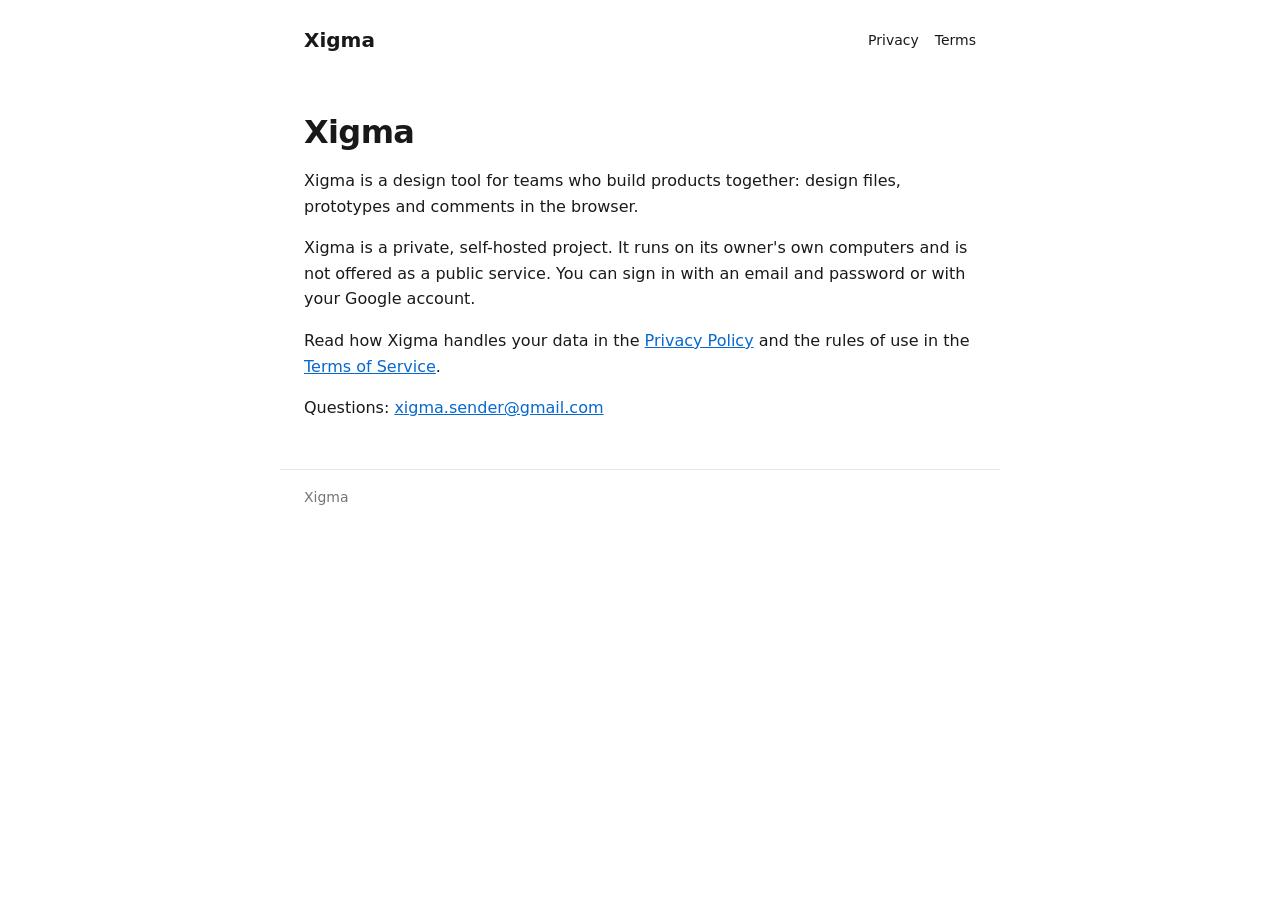
<file: index.html>
<!doctype html>
<html lang="en">
  <head>
    <meta charset="utf-8" />
    <meta name="viewport" content="width=device-width, initial-scale=1" />
    <title>Xigma</title>
    <meta name="description" content="Xigma is a design tool for teams who build products together." />
    <link rel="stylesheet" href="style.css" />
  </head>
  <body>
    <header>
      <a class="brand" href="./">Xigma</a>
      <nav>
        <a href="privacy.html">Privacy</a>
        <a href="terms.html">Terms</a>
      </nav>
    </header>
    <main>
      <h1>Xigma</h1>
      <p>Xigma is a design tool for teams who build products together: design files, prototypes and comments in the browser.</p>
      <p>
        Xigma is a private, self-hosted project. It runs on its owner's own computers and is not offered as a public service. You can sign in
        with an email and password or with your Google account.
      </p>
      <p>Read how Xigma handles your data in the <a href="privacy.html">Privacy Policy</a> and the rules of use in the <a href="terms.html">Terms of Service</a>.</p>
      <p>Questions: <a href="mailto:xigma.sender@gmail.com">xigma.sender@gmail.com</a></p>
    </main>
    <footer>Xigma</footer>
  </body>
</html>
</file>
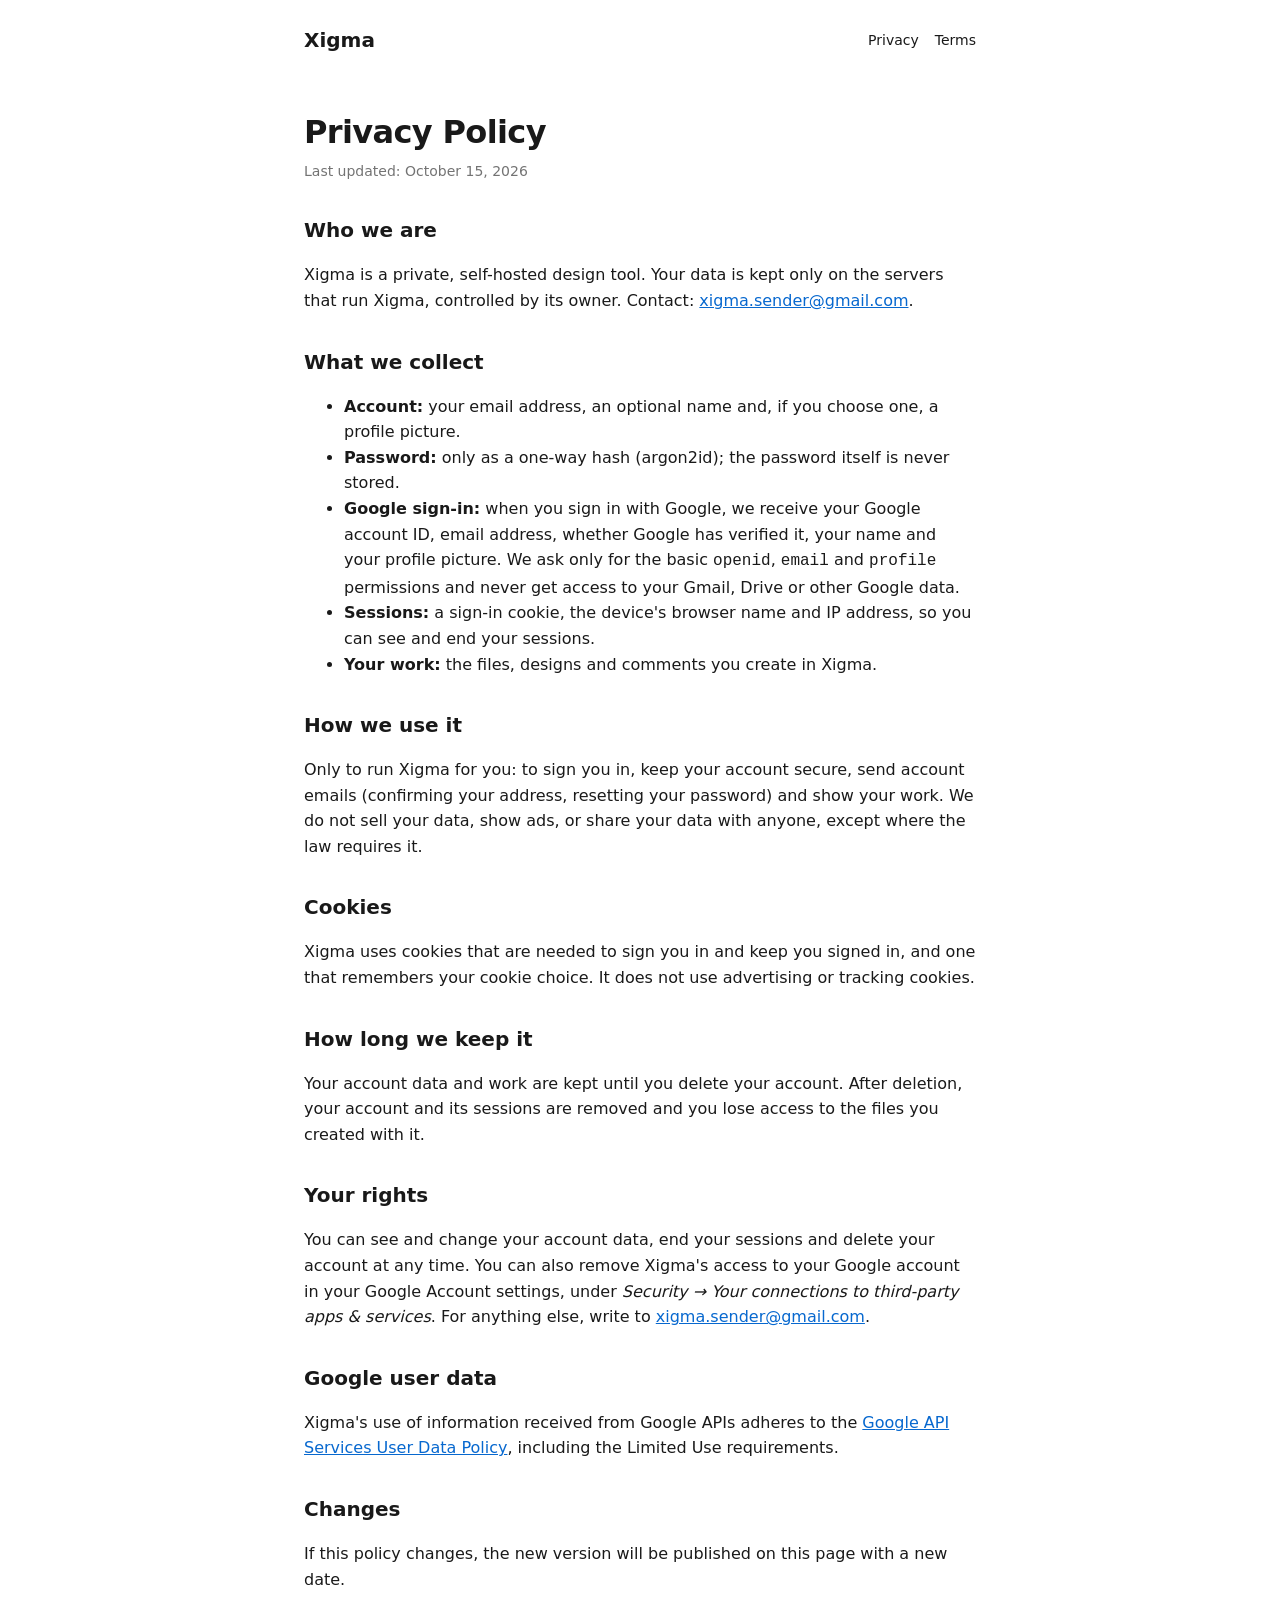
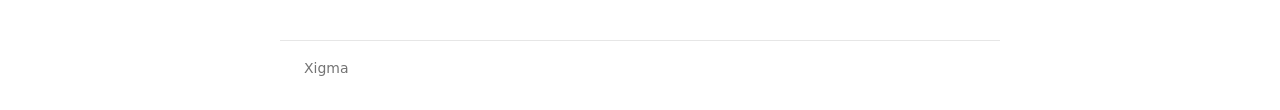
<file: privacy.html>
<!doctype html>
<html lang="en">
  <head>
    <meta charset="utf-8" />
    <meta name="viewport" content="width=device-width, initial-scale=1" />
    <title>Privacy Policy | Xigma</title>
    <link rel="stylesheet" href="style.css" />
  </head>
  <body>
    <header>
      <a class="brand" href="./">Xigma</a>
      <nav>
        <a href="privacy.html">Privacy</a>
        <a href="terms.html">Terms</a>
      </nav>
    </header>
    <main>
      <h1>Privacy Policy</h1>
      <p class="updated">Last updated: October 15, 2026</p>

      <h2>Who we are</h2>
      <p>
        Xigma is a private, self-hosted design tool. Your data is kept only on the servers that run Xigma, controlled by its owner. Contact:
        <a href="mailto:xigma.sender@gmail.com">xigma.sender@gmail.com</a>.
      </p>

      <h2>What we collect</h2>
      <ul>
        <li><strong>Account:</strong> your email address, an optional name and, if you choose one, a profile picture.</li>
        <li><strong>Password:</strong> only as a one-way hash (argon2id); the password itself is never stored.</li>
        <li><strong>Google sign-in:</strong> when you sign in with Google, we receive your Google account ID, email address, whether Google has verified it, your name and your profile picture. We ask only for the basic <code>openid</code>, <code>email</code> and <code>profile</code> permissions and never get access to your Gmail, Drive or other Google data.</li>
        <li><strong>Sessions:</strong> a sign-in cookie, the device's browser name and IP address, so you can see and end your sessions.</li>
        <li><strong>Your work:</strong> the files, designs and comments you create in Xigma.</li>
      </ul>

      <h2>How we use it</h2>
      <p>
        Only to run Xigma for you: to sign you in, keep your account secure, send account emails (confirming your address, resetting your
        password) and show your work. We do not sell your data, show ads, or share your data with anyone, except where the law requires it.
      </p>

      <h2>Cookies</h2>
      <p>
        Xigma uses cookies that are needed to sign you in and keep you signed in, and one that remembers your cookie choice. It does not use
        advertising or tracking cookies.
      </p>

      <h2>How long we keep it</h2>
      <p>
        Your account data and work are kept until you delete your account. After deletion, your account and its sessions are removed and you lose
        access to the files you created with it.
      </p>

      <h2>Your rights</h2>
      <p>
        You can see and change your account data, end your sessions and delete your account at any time. You can also remove Xigma's access to your
        Google account in your Google Account settings, under <em>Security → Your connections to third-party apps &amp; services</em>. For anything
        else, write to <a href="mailto:xigma.sender@gmail.com">xigma.sender@gmail.com</a>.
      </p>

      <h2>Google user data</h2>
      <p>
        Xigma's use of information received from Google APIs adheres to the
        <a href="https://developers.google.com/terms/api-services-user-data-policy">Google API Services User Data Policy</a>, including the Limited
        Use requirements.
      </p>

      <h2>Changes</h2>
      <p>If this policy changes, the new version will be published on this page with a new date.</p>
    </main>
    <footer>Xigma</footer>
  </body>
</html>
</file>
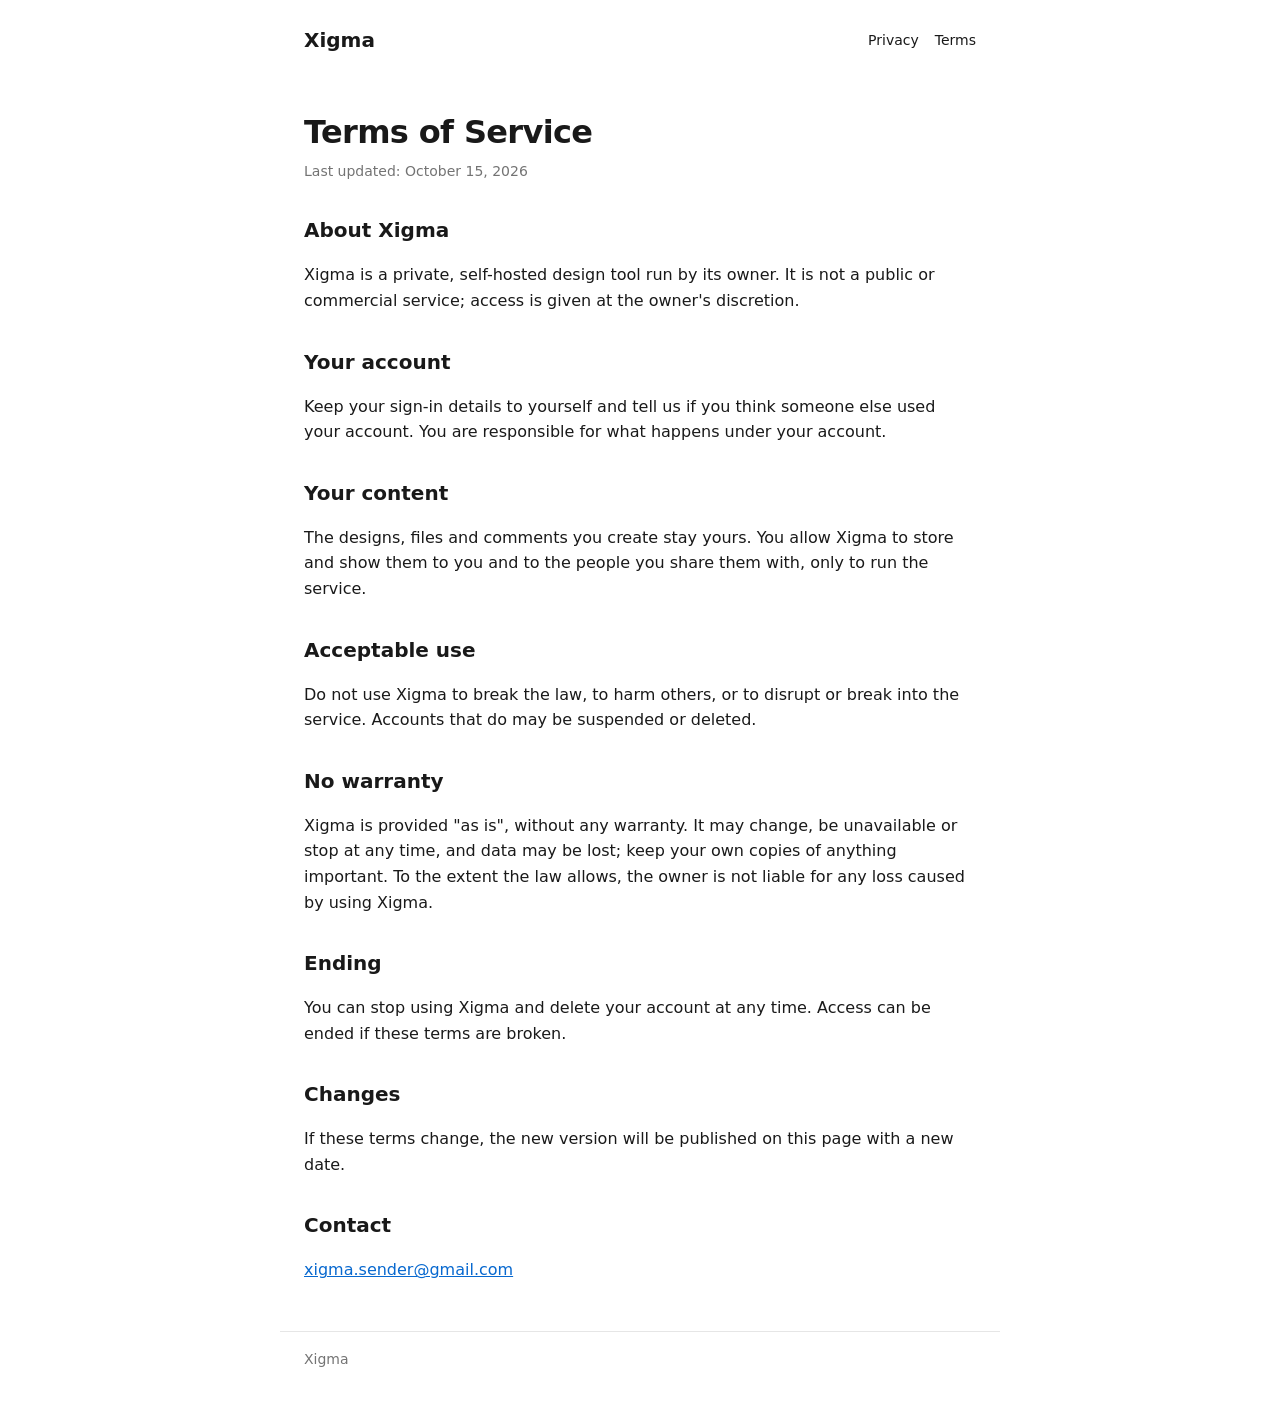
<file: terms.html>
<!doctype html>
<html lang="en">
  <head>
    <meta charset="utf-8" />
    <meta name="viewport" content="width=device-width, initial-scale=1" />
    <title>Terms of Service | Xigma</title>
    <link rel="stylesheet" href="style.css" />
  </head>
  <body>
    <header>
      <a class="brand" href="./">Xigma</a>
      <nav>
        <a href="privacy.html">Privacy</a>
        <a href="terms.html">Terms</a>
      </nav>
    </header>
    <main>
      <h1>Terms of Service</h1>
      <p class="updated">Last updated: October 15, 2026</p>

      <h2>About Xigma</h2>
      <p>
        Xigma is a private, self-hosted design tool run by its owner. It is not a public or commercial service; access is given at the owner's
        discretion.
      </p>

      <h2>Your account</h2>
      <p>
        Keep your sign-in details to yourself and tell us if you think someone else used your account. You are responsible for what happens under
        your account.
      </p>

      <h2>Your content</h2>
      <p>
        The designs, files and comments you create stay yours. You allow Xigma to store and show them to you and to the people you share them with,
        only to run the service.
      </p>

      <h2>Acceptable use</h2>
      <p>
        Do not use Xigma to break the law, to harm others, or to disrupt or break into the service. Accounts that do may be suspended or deleted.
      </p>

      <h2>No warranty</h2>
      <p>
        Xigma is provided "as is", without any warranty. It may change, be unavailable or stop at any time, and data may be lost; keep your own
        copies of anything important. To the extent the law allows, the owner is not liable for any loss caused by using Xigma.
      </p>

      <h2>Ending</h2>
      <p>You can stop using Xigma and delete your account at any time. Access can be ended if these terms are broken.</p>

      <h2>Changes</h2>
      <p>If these terms change, the new version will be published on this page with a new date.</p>

      <h2>Contact</h2>
      <p><a href="mailto:xigma.sender@gmail.com">xigma.sender@gmail.com</a></p>
    </main>
    <footer>Xigma</footer>
  </body>
</html>
</file>
<file: style.css>
:root {
  color-scheme: light;
  --text: rgba(0, 0, 0, 0.9);
  --muted: rgba(0, 0, 0, 0.55);
  --line: #e6e6e6;
  --link: #0768cf;
}

* {
  box-sizing: border-box;
}

body {
  background: #ffffff;
  color: var(--text);
  font-family: Inter, ui-sans-serif, system-ui, -apple-system, 'Segoe UI', Roboto, 'Helvetica Neue', Arial, sans-serif;
  font-size: 16px;
  line-height: 1.6;
  margin: 0;
}

header,
main,
footer {
  margin: 0 auto;
  max-width: 720px;
  padding: 0 24px;
}

header {
  align-items: center;
  display: flex;
  gap: 24px;
  justify-content: space-between;
  padding-bottom: 24px;
  padding-top: 24px;
}

header a {
  color: var(--text);
  text-decoration: none;
}

.brand {
  font-size: 20px;
  font-weight: 600;
}

nav {
  display: flex;
  gap: 16px;
  font-size: 14px;
}

h1 {
  font-size: 32px;
  font-weight: 600;
  letter-spacing: -0.02em;
  line-height: 1.25;
  margin: 32px 0 8px;
}

h2 {
  font-size: 20px;
  font-weight: 600;
  margin: 32px 0 8px;
}

.updated {
  color: var(--muted);
  font-size: 14px;
  margin: 0 0 24px;
}

a {
  color: var(--link);
}

footer {
  border-top: 1px solid var(--line);
  color: var(--muted);
  font-size: 14px;
  margin-top: 48px;
  padding-bottom: 32px;
  padding-top: 16px;
}

@media (max-width: 599px) {
  header {
    align-items: flex-start;
    flex-direction: column;
    gap: 8px;
  }

  h1 {
    font-size: 26px;
  }
}
</file>
